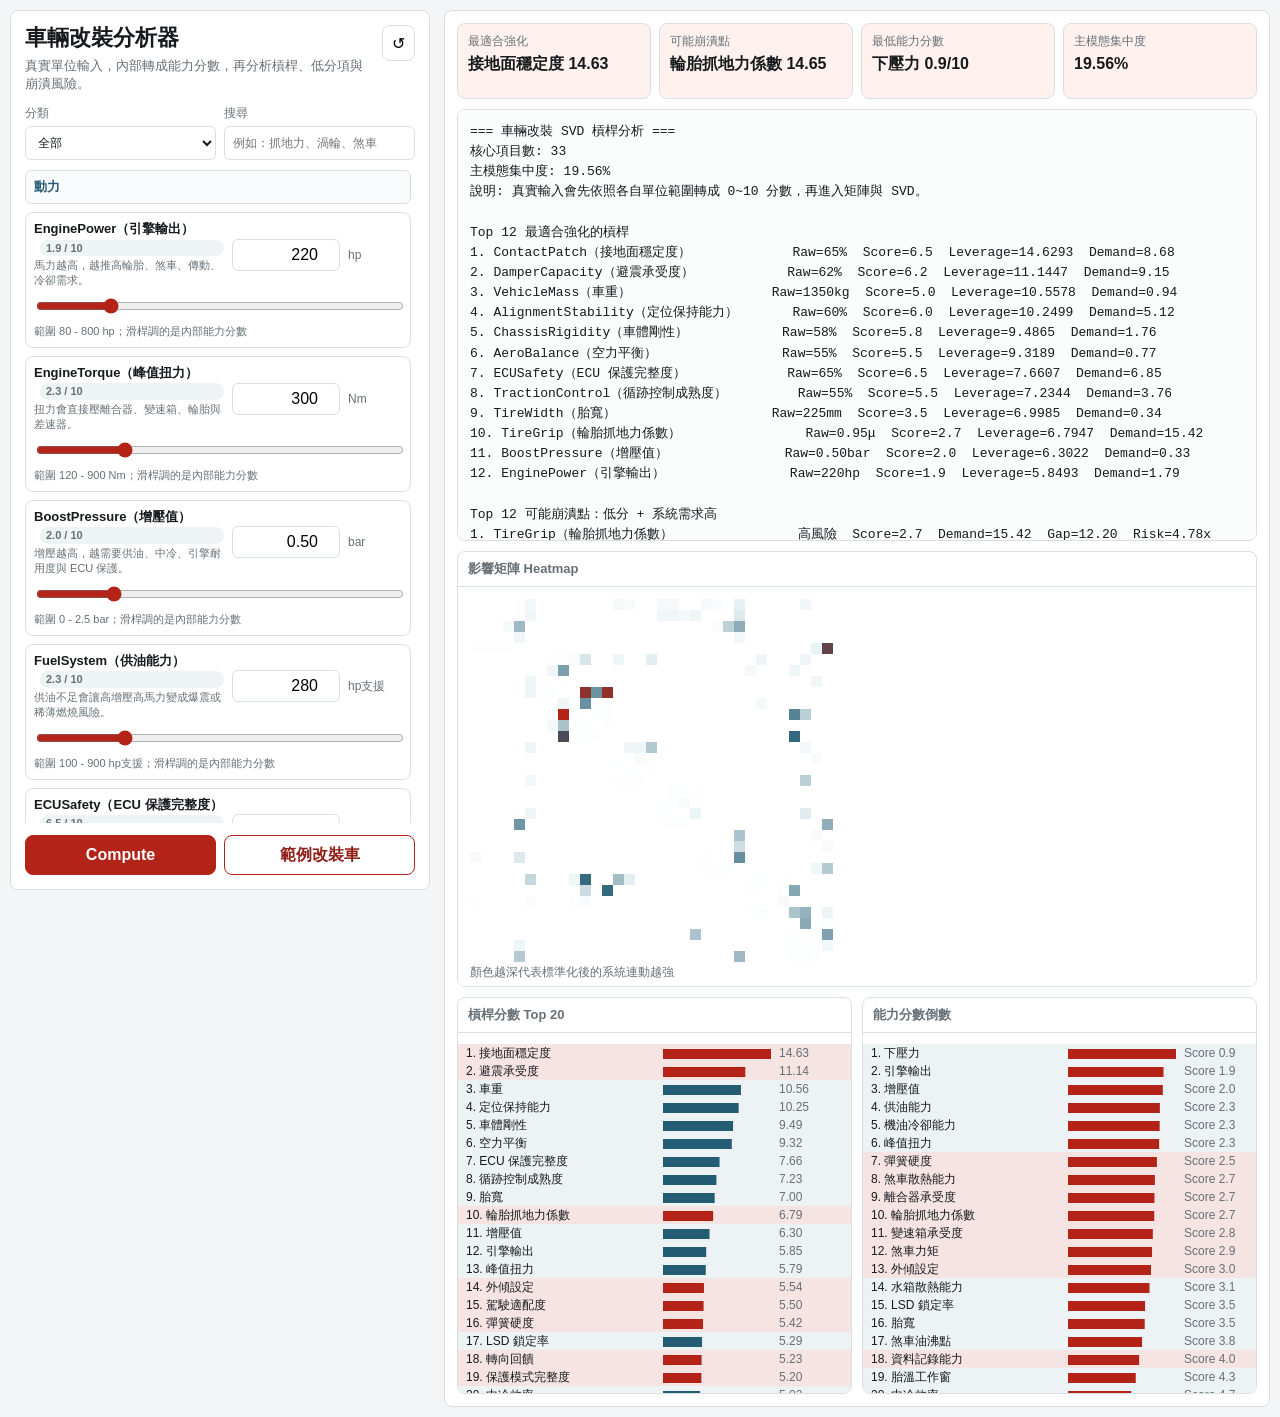
<file: index.html>
<!doctype html>
<html lang="zh-Hant">
<head>
  <meta charset="utf-8">
  <meta name="viewport" content="width=device-width, initial-scale=1">
  <title>車輛改裝分析器</title>
  <link rel="stylesheet" href="styles.css">
</head>
<body>
  <main class="app-shell">
    <section class="control-panel" aria-label="車輛改裝參數輸入">
      <div class="panel-head">
        <div>
          <h1>車輛改裝分析器</h1>
          <p>真實單位輸入，內部轉成能力分數，再分析槓桿、低分項與崩潰風險。</p>
        </div>
        <button id="resetBtn" class="icon-button" type="button" title="重設" aria-label="重設">↺</button>
      </div>

      <div class="tool-row">
        <label>
          <span>分類</span>
          <select id="categoryFilter"></select>
        </label>
        <label>
          <span>搜尋</span>
          <input id="searchInput" type="search" placeholder="例如：抓地力、渦輪、煞車">
        </label>
      </div>

      <div id="inputs" class="inputs-grid"></div>

      <div class="actions">
        <button id="computeBtn" type="button">Compute</button>
        <button id="sampleBtn" type="button" class="secondary">範例改裝車</button>
      </div>
    </section>

    <section class="results-panel" aria-label="分析結果">
      <div class="summary-strip">
        <div>
          <span class="summary-label">最適合強化</span>
          <strong id="topNode">-</strong>
        </div>
        <div>
          <span class="summary-label">可能崩潰點</span>
          <strong id="collapseNode">-</strong>
        </div>
        <div>
          <span class="summary-label">最低能力分數</span>
          <strong id="lowestNode">-</strong>
        </div>
        <div>
          <span class="summary-label">主模態集中度</span>
          <strong id="topShare">-</strong>
        </div>
      </div>

      <pre id="resultText" class="result-text" aria-live="polite"></pre>

      <div class="charts">
        <figure>
          <figcaption>影響矩陣 Heatmap</figcaption>
          <canvas id="heatmap" width="900" height="520"></canvas>
        </figure>
        <figure>
          <figcaption>槓桿分數 Top 20</figcaption>
          <canvas id="leverageChart" width="900" height="520"></canvas>
        </figure>
        <figure>
          <figcaption>能力分數倒數</figcaption>
          <canvas id="weaknessChart" width="900" height="520"></canvas>
        </figure>
      </div>
    </section>
  </main>

  <script src="app.js"></script>
</body>
</html>
</file>
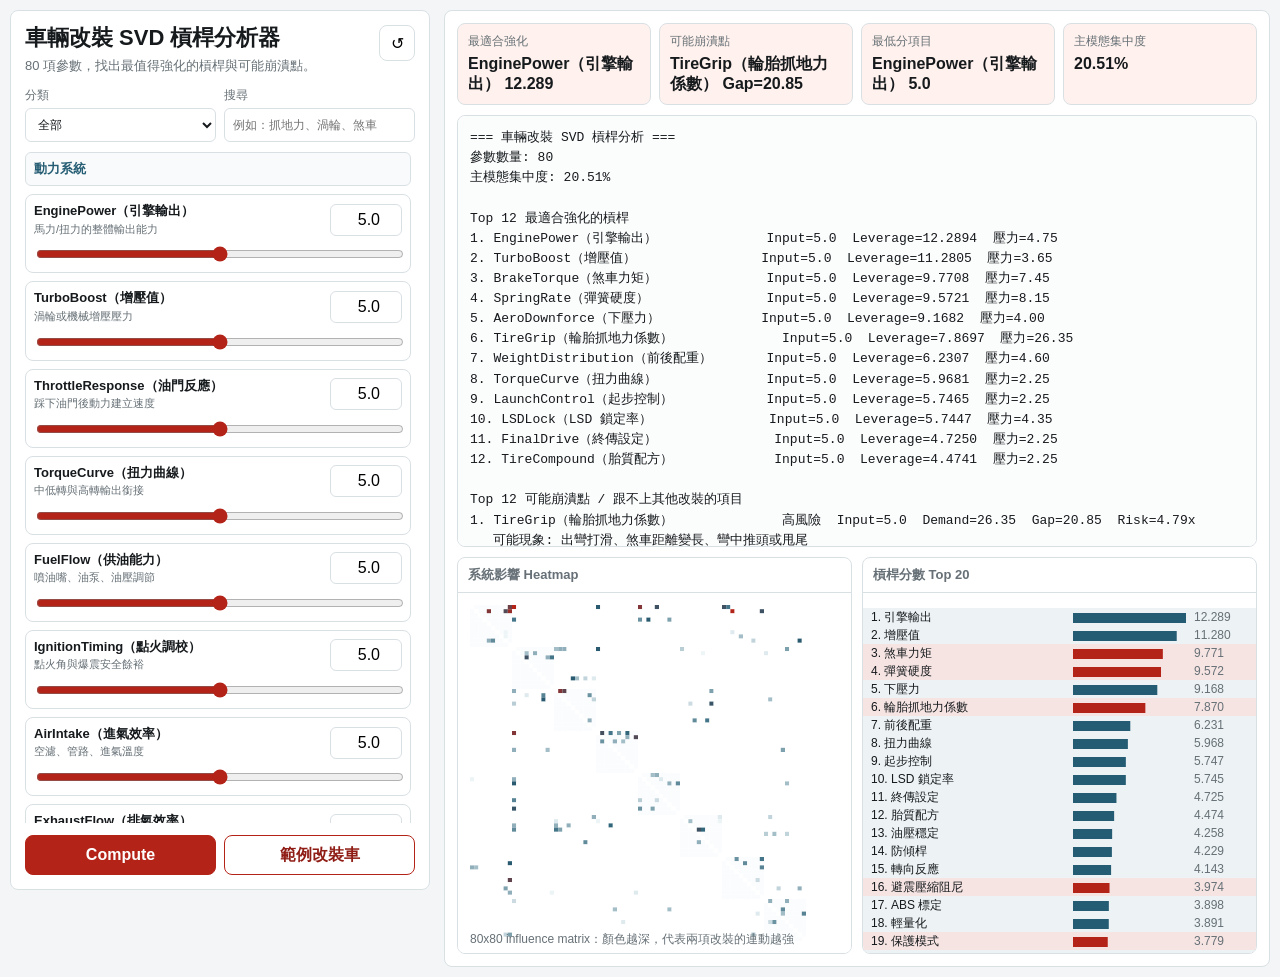
<file: car-tuning-web/index.html>
<!doctype html>
<html lang="zh-Hant">
<head>
  <meta charset="utf-8">
  <meta name="viewport" content="width=device-width, initial-scale=1">
  <title>車輛改裝 SVD 槓桿分析器</title>
  <link rel="stylesheet" href="styles.css">
</head>
<body>
  <main class="app-shell">
    <section class="control-panel" aria-label="車輛改裝參數輸入">
      <div class="panel-head">
        <div>
          <h1>車輛改裝 SVD 槓桿分析器</h1>
          <p>80 項參數，找出最值得強化的槓桿與可能崩潰點。</p>
        </div>
        <button id="resetBtn" class="icon-button" type="button" title="重設" aria-label="重設">↺</button>
      </div>

      <div class="tool-row">
        <label>
          <span>分類</span>
          <select id="categoryFilter"></select>
        </label>
        <label>
          <span>搜尋</span>
          <input id="searchInput" type="search" placeholder="例如：抓地力、渦輪、煞車">
        </label>
      </div>

      <div id="inputs" class="inputs-grid"></div>

      <div class="actions">
        <button id="computeBtn" type="button">Compute</button>
        <button id="sampleBtn" type="button" class="secondary">範例改裝車</button>
      </div>
    </section>

    <section class="results-panel" aria-label="分析結果">
      <div class="summary-strip">
        <div>
          <span class="summary-label">最適合強化</span>
          <strong id="topNode">-</strong>
        </div>
        <div>
          <span class="summary-label">可能崩潰點</span>
          <strong id="collapseNode">-</strong>
        </div>
        <div>
          <span class="summary-label">最低分項目</span>
          <strong id="lowestNode">-</strong>
        </div>
        <div>
          <span class="summary-label">主模態集中度</span>
          <strong id="topShare">-</strong>
        </div>
      </div>

      <pre id="resultText" class="result-text" aria-live="polite"></pre>

      <div class="charts">
        <figure>
          <figcaption>系統影響 Heatmap</figcaption>
          <canvas id="heatmap" width="900" height="520"></canvas>
        </figure>
        <figure>
          <figcaption>槓桿分數 Top 20</figcaption>
          <canvas id="leverageChart" width="900" height="520"></canvas>
        </figure>
      </div>
    </section>
  </main>

  <script src="app.js"></script>
</body>
</html>
</file>
<file: styles.css>
:root {
  color-scheme: light;
  --bg: #f3f5f6;
  --panel: #ffffff;
  --ink: #161a1d;
  --muted: #667076;
  --line: #d9e0e4;
  --accent: #b42318;
  --accent-strong: #8f1d15;
  --soft: #fff1ed;
  --focus: #245c73;
  font-family: "Segoe UI", "Noto Sans TC", Arial, sans-serif;
}

* {
  box-sizing: border-box;
}

body {
  margin: 0;
  min-height: 100vh;
  color: var(--ink);
  background: var(--bg);
}

button,
input,
select {
  font: inherit;
}

.app-shell {
  display: grid;
  grid-template-columns: minmax(330px, 420px) minmax(0, 1fr);
  gap: 14px;
  width: min(1600px, calc(100vw - 20px));
  margin: 10px auto;
}

.control-panel,
.results-panel {
  background: var(--panel);
  border: 1px solid var(--line);
  border-radius: 8px;
}

.control-panel {
  position: sticky;
  top: 10px;
  align-self: start;
  max-height: calc(100vh - 20px);
  display: flex;
  flex-direction: column;
  padding: 14px;
}

.panel-head {
  display: flex;
  align-items: start;
  justify-content: space-between;
  gap: 12px;
  margin-bottom: 12px;
}

h1 {
  margin: 0;
  font-size: 22px;
  line-height: 1.2;
  letter-spacing: 0;
}

p {
  margin: 6px 0 0;
  color: var(--muted);
  font-size: 13px;
}

.icon-button {
  width: 36px;
  height: 36px;
  border: 1px solid var(--line);
  border-radius: 8px;
  background: #fff;
  cursor: pointer;
}

.tool-row {
  display: grid;
  grid-template-columns: 1fr 1fr;
  gap: 8px;
  margin-bottom: 10px;
}

.tool-row label {
  display: grid;
  gap: 4px;
  color: var(--muted);
  font-size: 12px;
}

.tool-row input,
.tool-row select {
  height: 34px;
  border: 1px solid var(--line);
  border-radius: 6px;
  padding: 0 8px;
  color: var(--ink);
  background: #fff;
}

.inputs-grid {
  display: grid;
  gap: 8px;
  overflow: auto;
  padding-right: 4px;
}

.category-title {
  position: sticky;
  top: 0;
  z-index: 1;
  padding: 7px 8px;
  border: 1px solid var(--line);
  border-radius: 6px;
  background: #f9fafb;
  color: var(--focus);
  font-size: 13px;
  font-weight: 700;
}

.metric-row {
  display: grid;
  grid-template-columns: minmax(0, 1fr) 108px 54px;
  gap: 8px;
  align-items: center;
  padding: 8px;
  border: 1px solid var(--line);
  border-radius: 8px;
  background: #fff;
}

.metric-label {
  min-width: 0;
}

.metric-label strong {
  display: block;
  font-size: 13px;
  line-height: 1.25;
}

.metric-label span {
  display: block;
  color: var(--muted);
  font-size: 11px;
  line-height: 1.35;
  margin-top: 2px;
}

.metric-row input[type="number"] {
  width: 108px;
  height: 32px;
  border: 1px solid var(--line);
  border-radius: 6px;
  padding: 0 6px;
  text-align: right;
}

.unit {
  color: var(--muted);
  font-size: 12px;
  white-space: nowrap;
}

.range-note {
  grid-column: 1 / -1;
  color: var(--muted);
  font-size: 11px;
}

.score-pill {
  display: inline-block;
  margin-left: 6px;
  padding: 1px 6px;
  border-radius: 999px;
  background: #eef3f5;
  color: var(--focus);
  font-size: 11px;
  font-weight: 700;
}

.slider {
  grid-column: 1 / -1;
  width: 100%;
  accent-color: var(--accent);
}

.actions {
  display: grid;
  grid-template-columns: 1fr 1fr;
  gap: 8px;
  margin-top: 12px;
}

.actions button {
  height: 40px;
  border: 1px solid var(--accent);
  border-radius: 8px;
  background: var(--accent);
  color: #fff;
  cursor: pointer;
  font-weight: 700;
}

.actions .secondary {
  background: #fff;
  color: var(--accent-strong);
}

.results-panel {
  min-width: 0;
  padding: 12px;
}

.summary-strip {
  display: grid;
  grid-template-columns: repeat(4, minmax(0, 1fr));
  gap: 8px;
  margin-bottom: 10px;
}

.summary-strip > div {
  min-height: 76px;
  border: 1px solid var(--line);
  border-radius: 8px;
  padding: 9px 10px;
  background: var(--soft);
}

.summary-label {
  display: block;
  color: var(--muted);
  font-size: 12px;
  margin-bottom: 4px;
}

.summary-strip strong {
  display: block;
  overflow-wrap: anywhere;
  font-size: 16px;
  line-height: 1.28;
}

.result-text {
  min-height: 330px;
  max-height: 48vh;
  overflow: auto;
  margin: 0;
  padding: 12px;
  border: 1px solid var(--line);
  border-radius: 8px;
  background: #fbfcfc;
  font: 13px/1.55 Consolas, "Noto Sans Mono CJK TC", monospace;
  white-space: pre;
}

.charts {
  display: grid;
  grid-template-columns: repeat(2, minmax(0, 1fr));
  gap: 10px;
  margin-top: 10px;
}

.charts figure:first-child {
  grid-column: 1 / -1;
}

figure {
  margin: 0;
  border: 1px solid var(--line);
  border-radius: 8px;
  background: #fff;
  overflow: hidden;
}

figcaption {
  padding: 8px 10px;
  border-bottom: 1px solid var(--line);
  color: var(--muted);
  font-size: 13px;
  font-weight: 700;
}

canvas {
  display: block;
  width: 100%;
  height: auto;
}

@media (max-width: 1080px) {
  .app-shell,
  .charts,
  .summary-strip {
    grid-template-columns: 1fr;
  }

  .control-panel {
    position: static;
    max-height: none;
  }
}
</file>
<file: car-tuning-web/styles.css>
:root {
  color-scheme: light;
  --bg: #f3f5f6;
  --panel: #ffffff;
  --ink: #161a1d;
  --muted: #667076;
  --line: #d9e0e4;
  --accent: #b42318;
  --accent-strong: #8f1d15;
  --soft: #fff1ed;
  --focus: #245c73;
  font-family: "Segoe UI", "Noto Sans TC", Arial, sans-serif;
}

* {
  box-sizing: border-box;
}

body {
  margin: 0;
  min-height: 100vh;
  color: var(--ink);
  background: var(--bg);
}

button,
input,
select {
  font: inherit;
}

.app-shell {
  display: grid;
  grid-template-columns: minmax(330px, 420px) minmax(0, 1fr);
  gap: 14px;
  width: min(1600px, calc(100vw - 20px));
  margin: 10px auto;
}

.control-panel,
.results-panel {
  background: var(--panel);
  border: 1px solid var(--line);
  border-radius: 8px;
}

.control-panel {
  position: sticky;
  top: 10px;
  align-self: start;
  max-height: calc(100vh - 20px);
  display: flex;
  flex-direction: column;
  padding: 14px;
}

.panel-head {
  display: flex;
  align-items: start;
  justify-content: space-between;
  gap: 12px;
  margin-bottom: 12px;
}

h1 {
  margin: 0;
  font-size: 22px;
  line-height: 1.2;
  letter-spacing: 0;
}

p {
  margin: 6px 0 0;
  color: var(--muted);
  font-size: 13px;
}

.icon-button {
  width: 36px;
  height: 36px;
  border: 1px solid var(--line);
  border-radius: 8px;
  background: #fff;
  cursor: pointer;
}

.tool-row {
  display: grid;
  grid-template-columns: 1fr 1fr;
  gap: 8px;
  margin-bottom: 10px;
}

.tool-row label {
  display: grid;
  gap: 4px;
  color: var(--muted);
  font-size: 12px;
}

.tool-row input,
.tool-row select {
  height: 34px;
  border: 1px solid var(--line);
  border-radius: 6px;
  padding: 0 8px;
  color: var(--ink);
  background: #fff;
}

.inputs-grid {
  display: grid;
  gap: 8px;
  overflow: auto;
  padding-right: 4px;
}

.category-title {
  position: sticky;
  top: 0;
  z-index: 1;
  padding: 7px 8px;
  border: 1px solid var(--line);
  border-radius: 6px;
  background: #f9fafb;
  color: var(--focus);
  font-size: 13px;
  font-weight: 700;
}

.metric-row {
  display: grid;
  grid-template-columns: minmax(0, 1fr) 72px;
  gap: 8px;
  align-items: center;
  padding: 8px;
  border: 1px solid var(--line);
  border-radius: 8px;
  background: #fff;
}

.metric-label {
  min-width: 0;
}

.metric-label strong {
  display: block;
  font-size: 13px;
  line-height: 1.25;
}

.metric-label span {
  display: block;
  color: var(--muted);
  font-size: 11px;
  line-height: 1.35;
  margin-top: 2px;
}

.metric-row input[type="number"] {
  width: 72px;
  height: 32px;
  border: 1px solid var(--line);
  border-radius: 6px;
  padding: 0 6px;
  text-align: right;
}

.slider {
  grid-column: 1 / -1;
  width: 100%;
  accent-color: var(--accent);
}

.actions {
  display: grid;
  grid-template-columns: 1fr 1fr;
  gap: 8px;
  margin-top: 12px;
}

.actions button {
  height: 40px;
  border: 1px solid var(--accent);
  border-radius: 8px;
  background: var(--accent);
  color: #fff;
  cursor: pointer;
  font-weight: 700;
}

.actions .secondary {
  background: #fff;
  color: var(--accent-strong);
}

.results-panel {
  min-width: 0;
  padding: 12px;
}

.summary-strip {
  display: grid;
  grid-template-columns: repeat(4, minmax(0, 1fr));
  gap: 8px;
  margin-bottom: 10px;
}

.summary-strip > div {
  min-height: 76px;
  border: 1px solid var(--line);
  border-radius: 8px;
  padding: 9px 10px;
  background: var(--soft);
}

.summary-label {
  display: block;
  color: var(--muted);
  font-size: 12px;
  margin-bottom: 4px;
}

.summary-strip strong {
  display: block;
  overflow-wrap: anywhere;
  font-size: 16px;
  line-height: 1.28;
}

.result-text {
  min-height: 330px;
  max-height: 48vh;
  overflow: auto;
  margin: 0;
  padding: 12px;
  border: 1px solid var(--line);
  border-radius: 8px;
  background: #fbfcfc;
  font: 13px/1.55 Consolas, "Noto Sans Mono CJK TC", monospace;
  white-space: pre;
}

.charts {
  display: grid;
  grid-template-columns: repeat(2, minmax(0, 1fr));
  gap: 10px;
  margin-top: 10px;
}

figure {
  margin: 0;
  border: 1px solid var(--line);
  border-radius: 8px;
  background: #fff;
  overflow: hidden;
}

figcaption {
  padding: 8px 10px;
  border-bottom: 1px solid var(--line);
  color: var(--muted);
  font-size: 13px;
  font-weight: 700;
}

canvas {
  display: block;
  width: 100%;
  height: auto;
}

@media (max-width: 1080px) {
  .app-shell,
  .charts,
  .summary-strip {
    grid-template-columns: 1fr;
  }

  .control-panel {
    position: static;
    max-height: none;
  }
}
</file>
